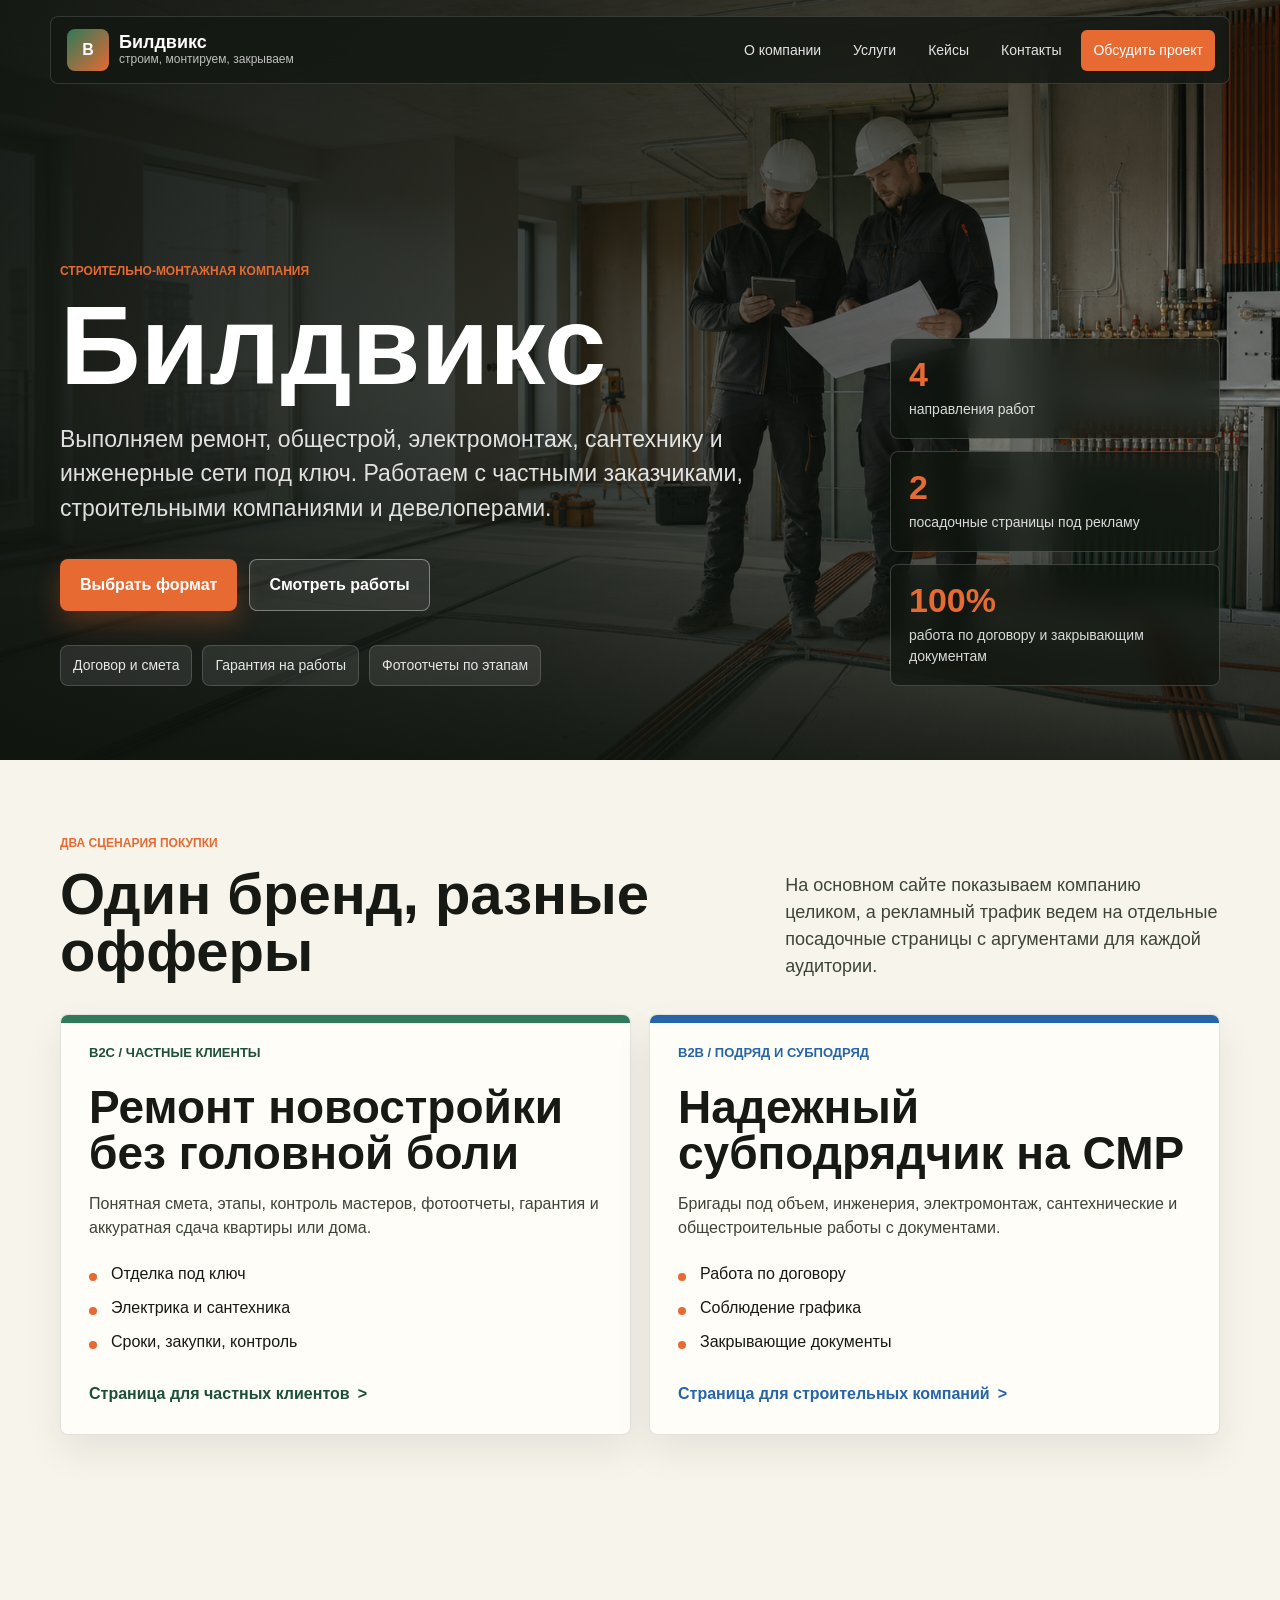
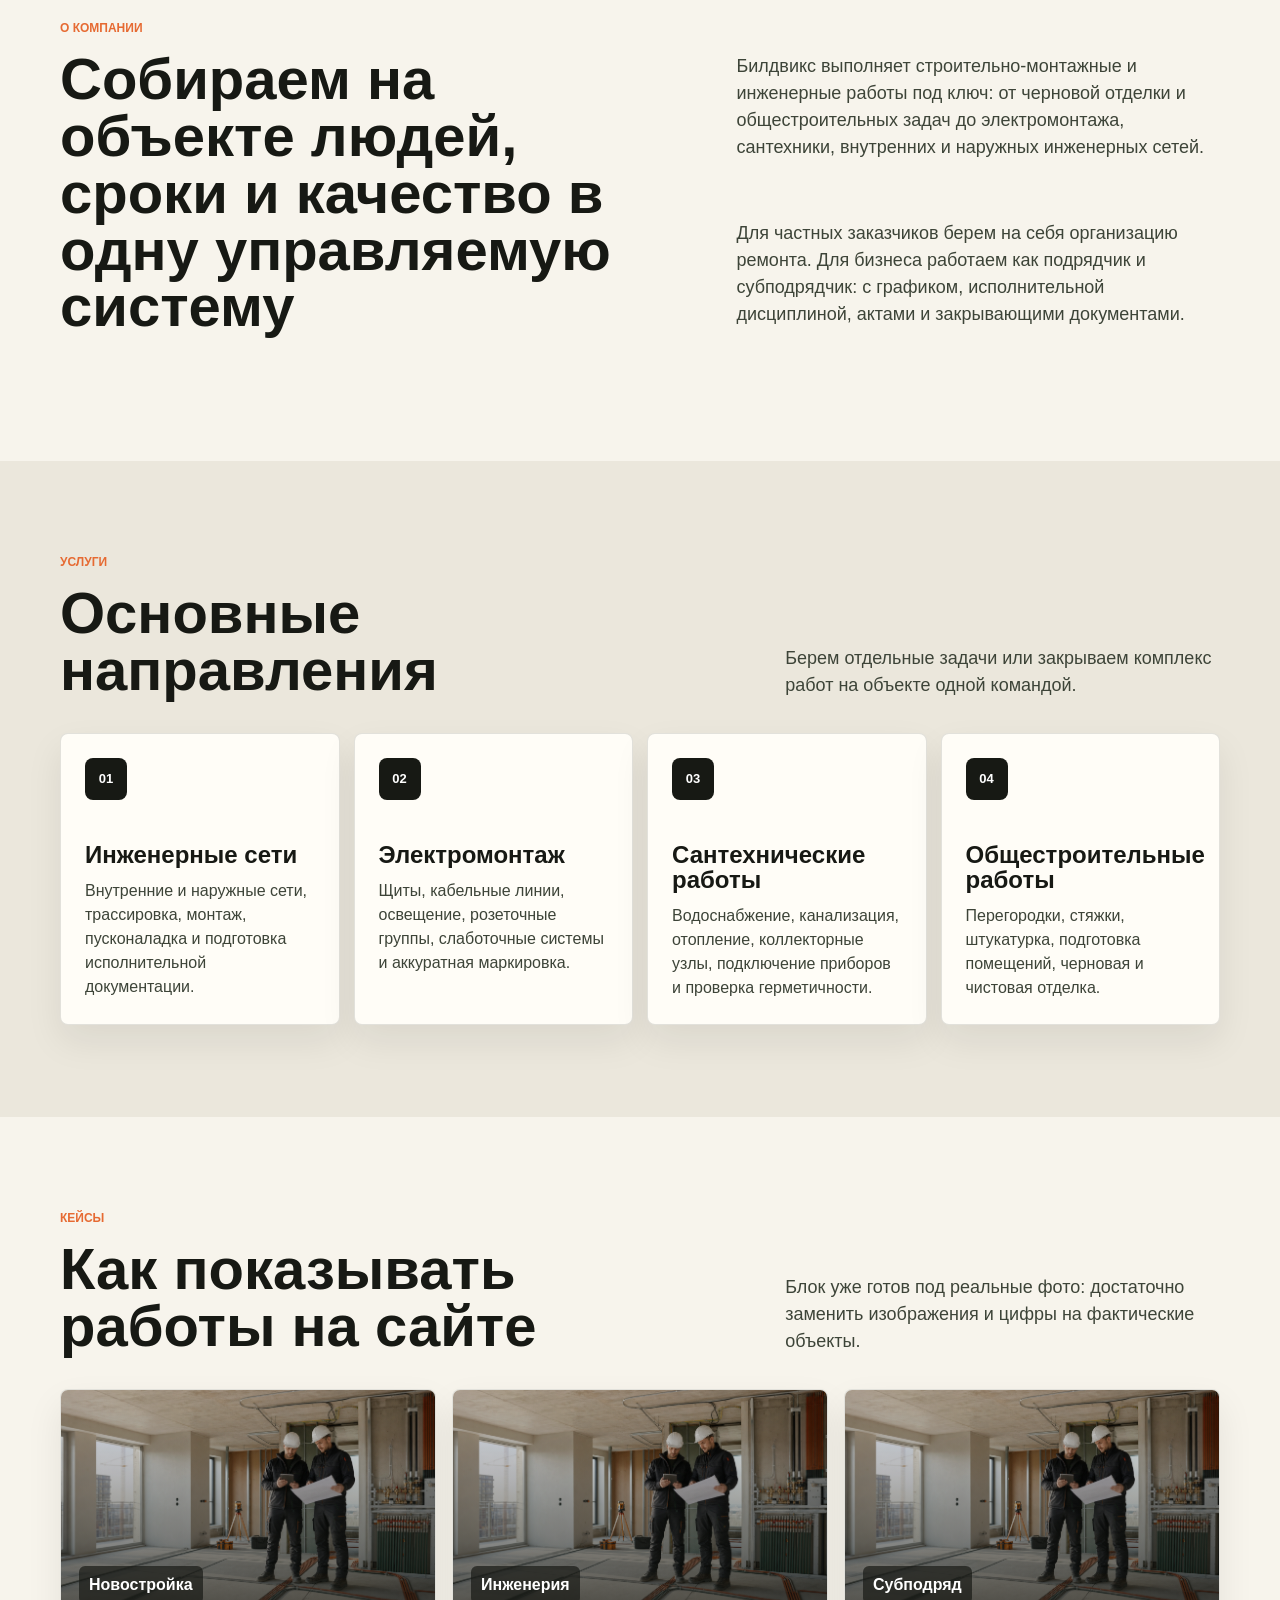
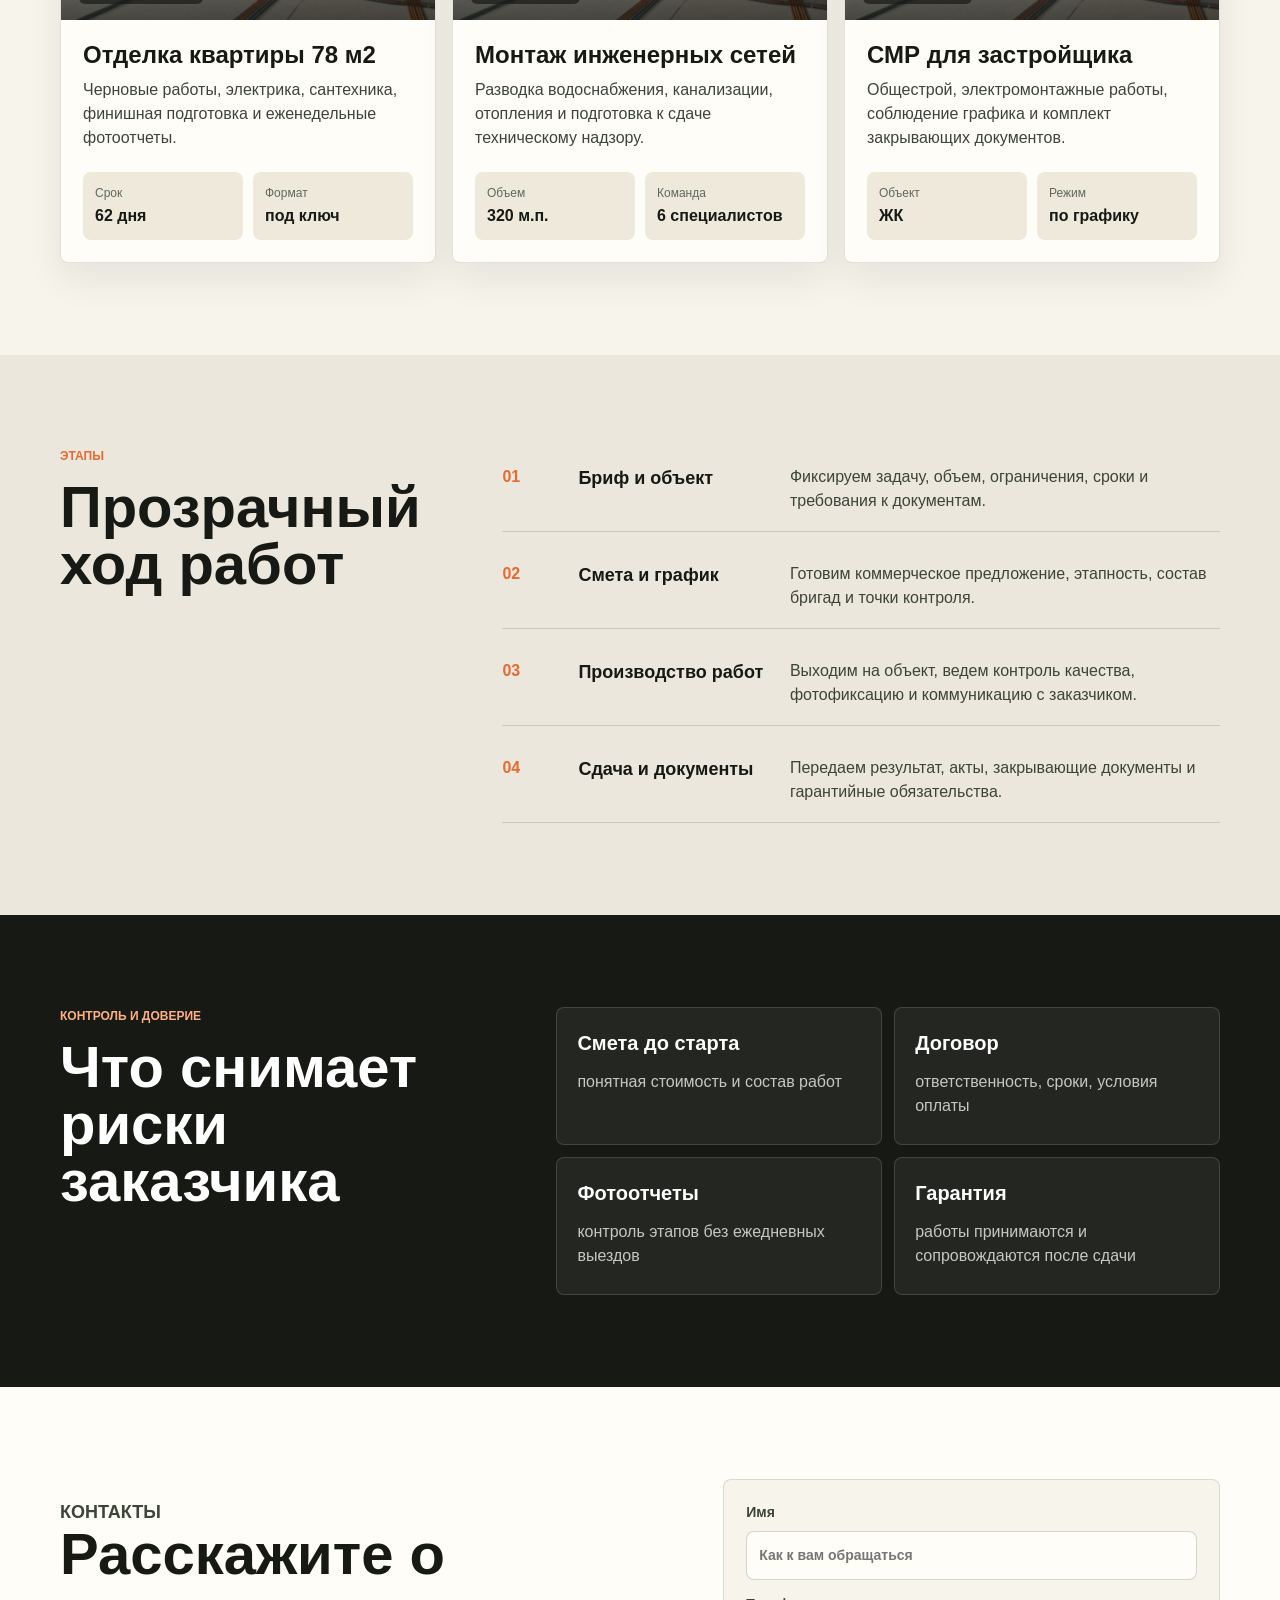
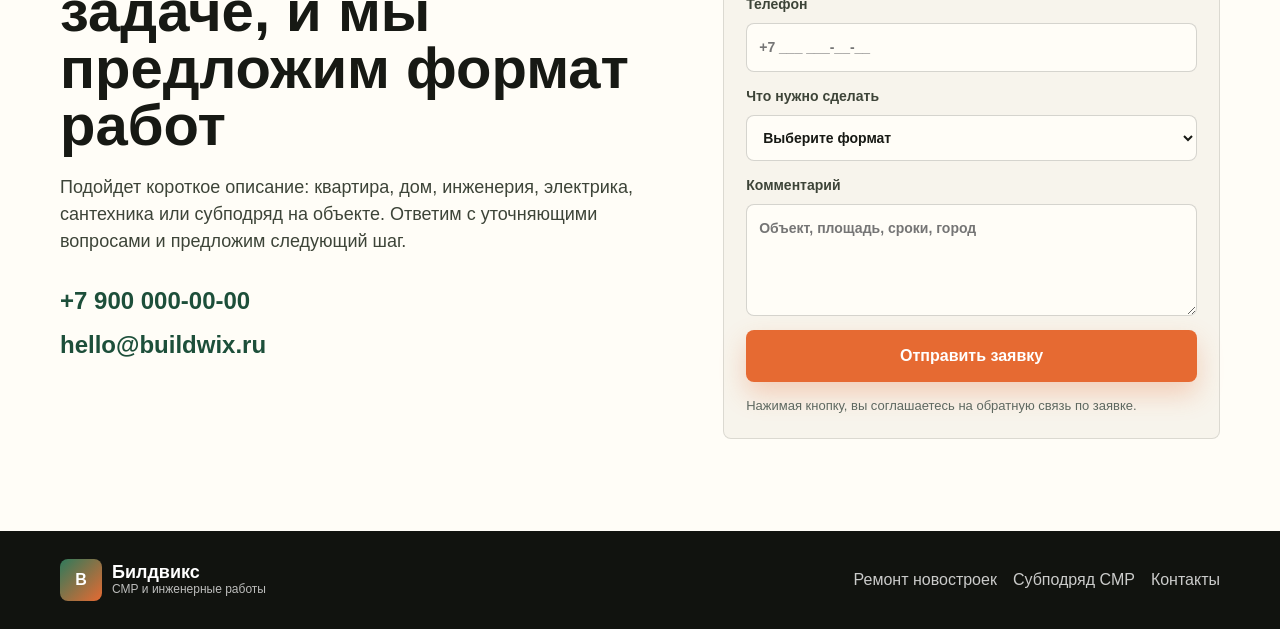
<file: index.html>
<!doctype html>
<html lang="ru">
  <head>
    <meta charset="UTF-8" />
    <meta name="viewport" content="width=device-width, initial-scale=1.0" />
    <title>Билдвикс - строительно-монтажные и инженерные работы</title>
    <meta
      name="description"
      content="Билдвикс выполняет строительно-монтажные, инженерные, электромонтажные и сантехнические работы для частных клиентов, строительных компаний и девелоперов."
    />
    <link rel="stylesheet" href="styles.css" />
  </head>
  <body>
    <header class="site-header" data-header>
      <a class="brand" href="index.html" aria-label="Билдвикс">
        <span class="brand-mark">B</span>
        <span>
          <strong>Билдвикс</strong>
          <small>строим, монтируем, закрываем</small>
        </span>
      </a>
      <button class="menu-toggle" type="button" aria-label="Открыть меню" data-menu-toggle>
        <span></span>
        <span></span>
        <span></span>
      </button>
      <nav class="site-nav" data-nav>
        <a href="#about">О компании</a>
        <a href="#services">Услуги</a>
        <a href="#cases">Кейсы</a>
        <a href="#contacts">Контакты</a>
        <a class="nav-cta" href="#contacts">Обсудить проект</a>
      </nav>
    </header>

    <main>
      <section class="hero">
        <img class="hero-media" src="assets/hero-buildwix.png" alt="Команда Билдвикс на объекте инженерных работ" />
        <div class="hero-shade"></div>
        <div class="container hero-grid">
          <div class="hero-copy">
            <p class="eyebrow">Строительно-монтажная компания</p>
            <h1>Билдвикс</h1>
            <p class="hero-lead">
              Выполняем ремонт, общестрой, электромонтаж, сантехнику и инженерные сети под ключ.
              Работаем с частными заказчиками, строительными компаниями и девелоперами.
            </p>
            <div class="hero-actions">
              <a class="button primary" href="#formats">Выбрать формат</a>
              <a class="button ghost" href="#cases">Смотреть работы</a>
            </div>
            <div class="proof-row" aria-label="Ключевые преимущества">
              <span>Договор и смета</span>
              <span>Гарантия на работы</span>
              <span>Фотоотчеты по этапам</span>
            </div>
          </div>
          <aside class="hero-panel" aria-label="Краткая сводка">
            <div>
              <strong>4</strong>
              <span>направления работ</span>
            </div>
            <div>
              <strong>2</strong>
              <span>посадочные страницы под рекламу</span>
            </div>
            <div>
              <strong>100%</strong>
              <span>работа по договору и закрывающим документам</span>
            </div>
          </aside>
        </div>
      </section>

      <section class="section compact" id="formats">
        <div class="container">
          <div class="section-head split">
            <div>
              <p class="eyebrow">Два сценария покупки</p>
              <h2>Один бренд, разные офферы</h2>
            </div>
            <p>
              На основном сайте показываем компанию целиком, а рекламный трафик ведем на отдельные посадочные
              страницы с аргументами для каждой аудитории.
            </p>
          </div>
          <div class="audience-grid">
            <a class="audience-card private" href="remont-novostroyki/index.html" aria-label="Открыть мини-страницу для частных клиентов">
              <div class="card-topline">B2C / частные клиенты</div>
              <h3>Ремонт новостройки без головной боли</h3>
              <p>
                Понятная смета, этапы, контроль мастеров, фотоотчеты, гарантия и аккуратная сдача квартиры или дома.
              </p>
              <ul class="check-list">
                <li>Отделка под ключ</li>
                <li>Электрика и сантехника</li>
                <li>Сроки, закупки, контроль</li>
              </ul>
              <span class="text-link">Страница для частных клиентов</span>
            </a>
            <a class="audience-card business" href="subpodryad-smr/index.html" aria-label="Открыть мини-страницу для строительных компаний">
              <div class="card-topline">B2B / подряд и субподряд</div>
              <h3>Надежный субподрядчик на СМР</h3>
              <p>
                Бригады под объем, инженерия, электромонтаж, сантехнические и общестроительные работы с документами.
              </p>
              <ul class="check-list">
                <li>Работа по договору</li>
                <li>Соблюдение графика</li>
                <li>Закрывающие документы</li>
              </ul>
              <span class="text-link">Страница для строительных компаний</span>
            </a>
          </div>
        </div>
      </section>

      <section class="section" id="about">
        <div class="container about-layout">
          <div class="section-head">
            <p class="eyebrow">О компании</p>
            <h2>Собираем на объекте людей, сроки и качество в одну управляемую систему</h2>
          </div>
          <div class="about-copy">
            <p>
              Билдвикс выполняет строительно-монтажные и инженерные работы под ключ: от черновой отделки и
              общестроительных задач до электромонтажа, сантехники, внутренних и наружных инженерных сетей.
            </p>
            <p>
              Для частных заказчиков берем на себя организацию ремонта. Для бизнеса работаем как подрядчик и
              субподрядчик: с графиком, исполнительной дисциплиной, актами и закрывающими документами.
            </p>
          </div>
        </div>
      </section>

      <section class="section muted" id="services">
        <div class="container">
          <div class="section-head split">
            <div>
              <p class="eyebrow">Услуги</p>
              <h2>Основные направления</h2>
            </div>
            <p>Берем отдельные задачи или закрываем комплекс работ на объекте одной командой.</p>
          </div>
          <div class="service-grid">
            <article class="service-card">
              <span class="service-number">01</span>
              <h3>Инженерные сети</h3>
              <p>Внутренние и наружные сети, трассировка, монтаж, пусконаладка и подготовка исполнительной документации.</p>
            </article>
            <article class="service-card">
              <span class="service-number">02</span>
              <h3>Электромонтаж</h3>
              <p>Щиты, кабельные линии, освещение, розеточные группы, слаботочные системы и аккуратная маркировка.</p>
            </article>
            <article class="service-card">
              <span class="service-number">03</span>
              <h3>Сантехнические работы</h3>
              <p>Водоснабжение, канализация, отопление, коллекторные узлы, подключение приборов и проверка герметичности.</p>
            </article>
            <article class="service-card">
              <span class="service-number">04</span>
              <h3>Общестроительные работы</h3>
              <p>Перегородки, стяжки, штукатурка, подготовка помещений, черновая и чистовая отделка.</p>
            </article>
          </div>
        </div>
      </section>

      <section class="section case-section" id="cases">
        <div class="container">
          <div class="section-head split">
            <div>
              <p class="eyebrow">Кейсы</p>
              <h2>Как показывать работы на сайте</h2>
            </div>
            <p>Блок уже готов под реальные фото: достаточно заменить изображения и цифры на фактические объекты.</p>
          </div>
          <div class="case-grid">
            <article class="case-card">
              <div class="case-photo photo-one">
                <span>Новостройка</span>
              </div>
              <div class="case-body">
                <h3>Отделка квартиры 78 м2</h3>
                <p>Черновые работы, электрика, сантехника, финишная подготовка и еженедельные фотоотчеты.</p>
                <dl>
                  <div><dt>Срок</dt><dd>62 дня</dd></div>
                  <div><dt>Формат</dt><dd>под ключ</dd></div>
                </dl>
              </div>
            </article>
            <article class="case-card">
              <div class="case-photo photo-two">
                <span>Инженерия</span>
              </div>
              <div class="case-body">
                <h3>Монтаж инженерных сетей</h3>
                <p>Разводка водоснабжения, канализации, отопления и подготовка к сдаче техническому надзору.</p>
                <dl>
                  <div><dt>Объем</dt><dd>320 м.п.</dd></div>
                  <div><dt>Команда</dt><dd>6 специалистов</dd></div>
                </dl>
              </div>
            </article>
            <article class="case-card">
              <div class="case-photo photo-three">
                <span>Субподряд</span>
              </div>
              <div class="case-body">
                <h3>СМР для застройщика</h3>
                <p>Общестрой, электромонтажные работы, соблюдение графика и комплект закрывающих документов.</p>
                <dl>
                  <div><dt>Объект</dt><dd>ЖК</dd></div>
                  <div><dt>Режим</dt><dd>по графику</dd></div>
                </dl>
              </div>
            </article>
          </div>
        </div>
      </section>

      <section class="section muted">
        <div class="container process-layout">
          <div class="section-head">
            <p class="eyebrow">Этапы</p>
            <h2>Прозрачный ход работ</h2>
          </div>
          <ol class="steps">
            <li>
              <span>01</span>
              <strong>Бриф и объект</strong>
              <p>Фиксируем задачу, объем, ограничения, сроки и требования к документам.</p>
            </li>
            <li>
              <span>02</span>
              <strong>Смета и график</strong>
              <p>Готовим коммерческое предложение, этапность, состав бригад и точки контроля.</p>
            </li>
            <li>
              <span>03</span>
              <strong>Производство работ</strong>
              <p>Выходим на объект, ведем контроль качества, фотофиксацию и коммуникацию с заказчиком.</p>
            </li>
            <li>
              <span>04</span>
              <strong>Сдача и документы</strong>
              <p>Передаем результат, акты, закрывающие документы и гарантийные обязательства.</p>
            </li>
          </ol>
        </div>
      </section>

      <section class="section assurance">
        <div class="container assurance-grid">
          <div>
            <p class="eyebrow">Контроль и доверие</p>
            <h2>Что снимает риски заказчика</h2>
          </div>
          <div class="assurance-list">
            <div>
              <strong>Смета до старта</strong>
              <span>понятная стоимость и состав работ</span>
            </div>
            <div>
              <strong>Договор</strong>
              <span>ответственность, сроки, условия оплаты</span>
            </div>
            <div>
              <strong>Фотоотчеты</strong>
              <span>контроль этапов без ежедневных выездов</span>
            </div>
            <div>
              <strong>Гарантия</strong>
              <span>работы принимаются и сопровождаются после сдачи</span>
            </div>
          </div>
        </div>
      </section>

      <section class="section contact-section" id="contacts">
        <div class="container contact-grid">
          <div class="contact-copy">
            <p class="eyebrow">Контакты</p>
            <h2>Расскажите о задаче, и мы предложим формат работ</h2>
            <p>
              Подойдет короткое описание: квартира, дом, инженерия, электрика, сантехника или субподряд на объекте.
              Ответим с уточняющими вопросами и предложим следующий шаг.
            </p>
            <div class="contact-lines">
              <a href="tel:+79000000000">+7 900 000-00-00</a>
              <a href="mailto:hello@buildwix.ru">hello@buildwix.ru</a>
            </div>
          </div>
          <form class="lead-form" data-lead-form>
            <label>
              Имя
              <input name="name" type="text" placeholder="Как к вам обращаться" required />
            </label>
            <label>
              Телефон
              <input name="phone" type="tel" placeholder="+7 ___ ___-__-__" required />
            </label>
            <label>
              Что нужно сделать
              <select name="type" required>
                <option value="">Выберите формат</option>
                <option>Ремонт / отделка</option>
                <option>Инженерные сети</option>
                <option>Электромонтаж</option>
                <option>Субподряд СМР</option>
              </select>
            </label>
            <label>
              Комментарий
              <textarea name="message" rows="4" placeholder="Объект, площадь, сроки, город"></textarea>
            </label>
            <button class="button primary full" type="submit">Отправить заявку</button>
            <p class="form-note" data-form-note>Нажимая кнопку, вы соглашаетесь на обратную связь по заявке.</p>
          </form>
        </div>
      </section>
    </main>

    <footer class="site-footer">
      <div class="container footer-grid">
        <a class="brand footer-brand" href="index.html" aria-label="Билдвикс">
          <span class="brand-mark">B</span>
          <span>
            <strong>Билдвикс</strong>
            <small>СМР и инженерные работы</small>
          </span>
        </a>
        <div class="footer-links">
          <a href="remont-novostroyki/index.html">Ремонт новостроек</a>
          <a href="subpodryad-smr/index.html">Субподряд СМР</a>
          <a href="#contacts">Контакты</a>
        </div>
      </div>
    </footer>

    <script src="script.js"></script>
  </body>
</html>
</file>
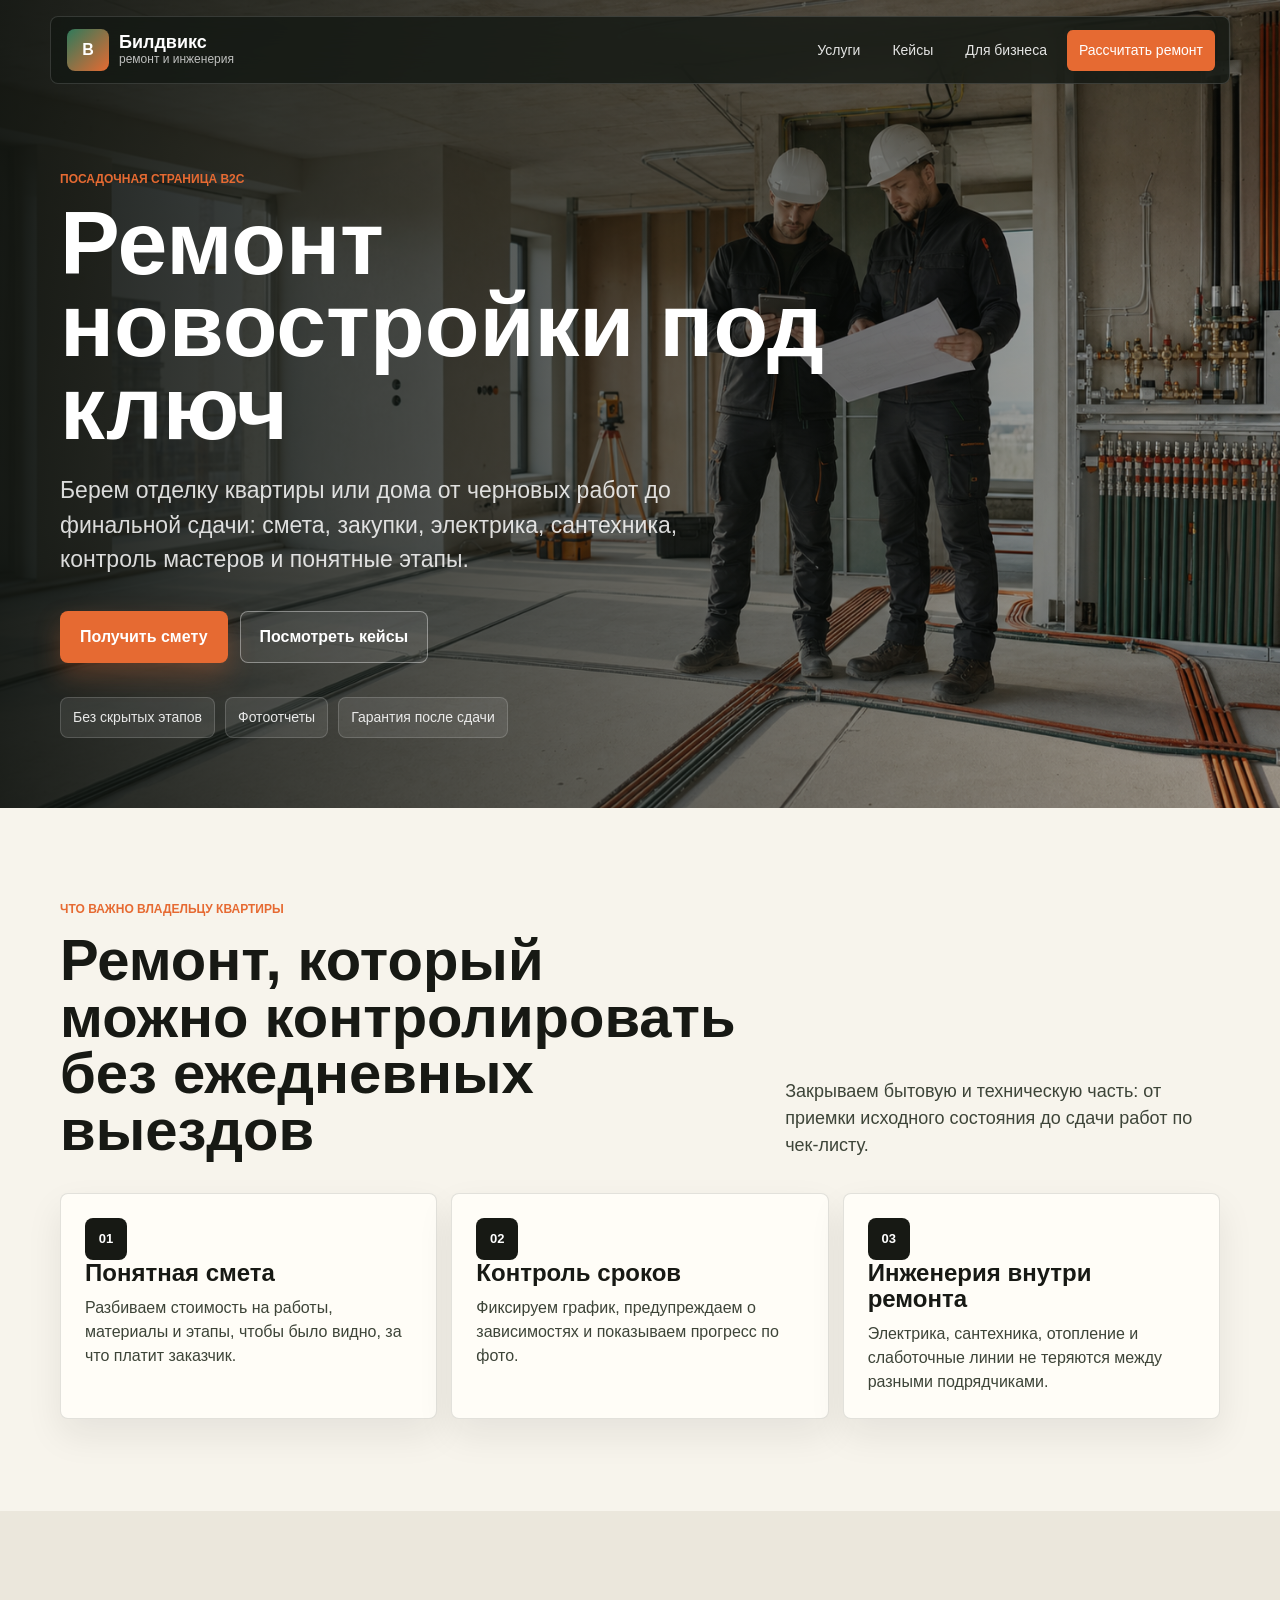
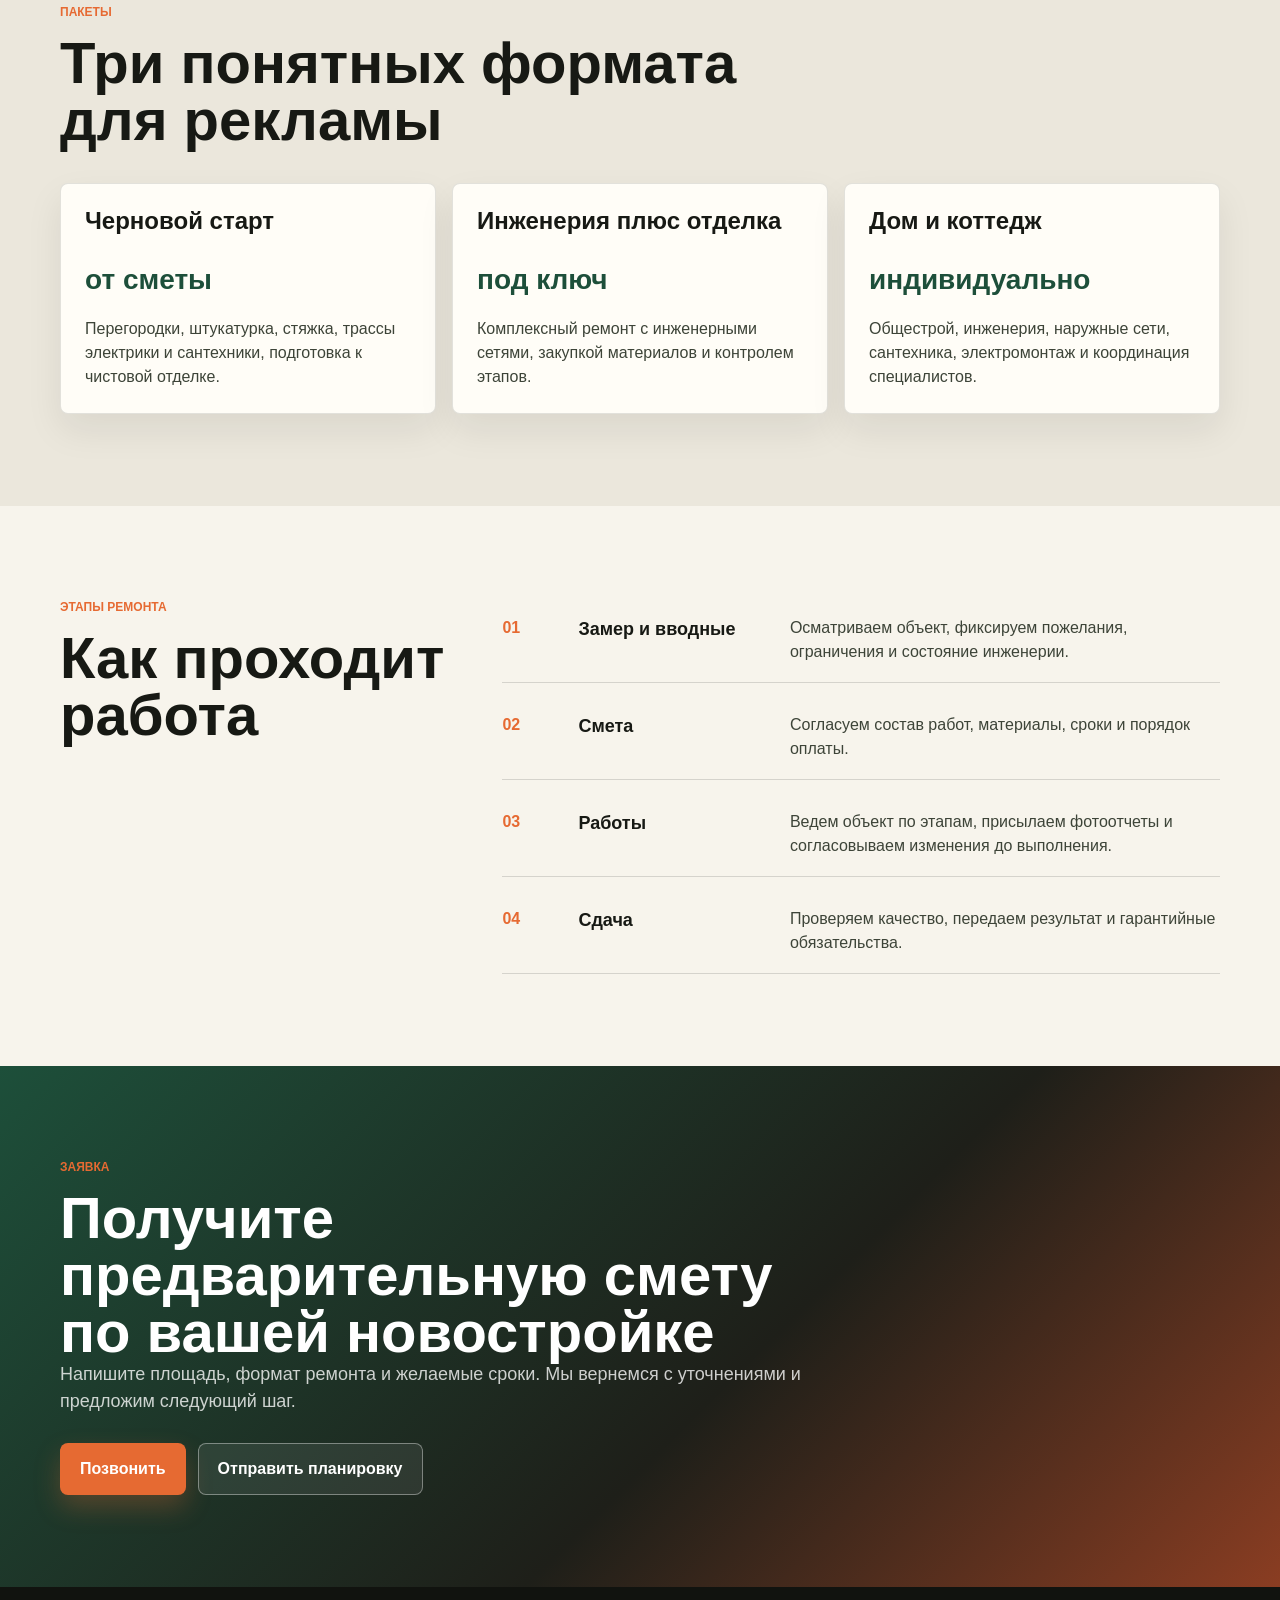
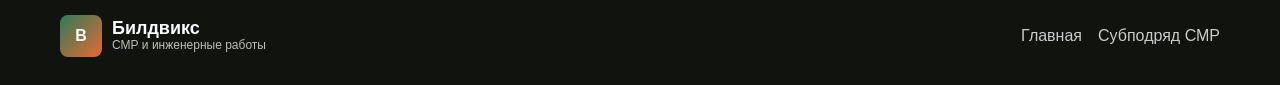
<file: remont-novostroyki/index.html>
<!doctype html>
<html lang="ru">
  <head>
    <meta charset="UTF-8" />
    <meta name="viewport" content="width=device-width, initial-scale=1.0" />
    <title>Ремонт новостройки под ключ - Билдвикс</title>
    <meta
      name="description"
      content="Ремонт и отделка новостроек под ключ: смета, сроки, электрика, сантехника, инженерия, контроль работ и гарантия."
    />
    <link rel="stylesheet" href="../styles.css" />
  </head>
  <body class="sub-page">
    <header class="site-header" data-header>
      <a class="brand" href="../index.html" aria-label="Билдвикс">
        <span class="brand-mark">B</span>
        <span>
          <strong>Билдвикс</strong>
          <small>ремонт и инженерия</small>
        </span>
      </a>
      <button class="menu-toggle" type="button" aria-label="Открыть меню" data-menu-toggle>
        <span></span>
        <span></span>
        <span></span>
      </button>
      <nav class="site-nav" data-nav>
        <a href="../index.html#services">Услуги</a>
        <a href="../index.html#cases">Кейсы</a>
        <a href="../subpodryad-smr/index.html">Для бизнеса</a>
        <a class="nav-cta" href="#contacts">Рассчитать ремонт</a>
      </nav>
    </header>

    <main>
      <section class="page-hero">
        <div class="container">
          <p class="eyebrow">Посадочная страница B2C</p>
          <h1>Ремонт новостройки под ключ</h1>
          <p class="hero-lead">
            Берем отделку квартиры или дома от черновых работ до финальной сдачи: смета, закупки, электрика,
            сантехника, контроль мастеров и понятные этапы.
          </p>
          <div class="hero-actions">
            <a class="button primary" href="#contacts">Получить смету</a>
            <a class="button ghost" href="../index.html#cases">Посмотреть кейсы</a>
          </div>
          <div class="proof-row">
            <span>Без скрытых этапов</span>
            <span>Фотоотчеты</span>
            <span>Гарантия после сдачи</span>
          </div>
        </div>
      </section>

      <section class="section">
        <div class="container">
          <div class="section-head split">
            <div>
              <p class="eyebrow">Что важно владельцу квартиры</p>
              <h2>Ремонт, который можно контролировать без ежедневных выездов</h2>
            </div>
            <p>
              Закрываем бытовую и техническую часть: от приемки исходного состояния до сдачи работ по чек-листу.
            </p>
          </div>
          <div class="landing-grid">
            <article class="landing-card">
              <span class="service-number">01</span>
              <h3>Понятная смета</h3>
              <p>Разбиваем стоимость на работы, материалы и этапы, чтобы было видно, за что платит заказчик.</p>
            </article>
            <article class="landing-card">
              <span class="service-number">02</span>
              <h3>Контроль сроков</h3>
              <p>Фиксируем график, предупреждаем о зависимостях и показываем прогресс по фото.</p>
            </article>
            <article class="landing-card">
              <span class="service-number">03</span>
              <h3>Инженерия внутри ремонта</h3>
              <p>Электрика, сантехника, отопление и слаботочные линии не теряются между разными подрядчиками.</p>
            </article>
          </div>
        </div>
      </section>

      <section class="section muted">
        <div class="container">
          <div class="section-head">
            <p class="eyebrow">Пакеты</p>
            <h2>Три понятных формата для рекламы</h2>
          </div>
          <div class="price-grid">
            <article class="price-card">
              <h3>Черновой старт</h3>
              <strong>от сметы</strong>
              <p>Перегородки, штукатурка, стяжка, трассы электрики и сантехники, подготовка к чистовой отделке.</p>
            </article>
            <article class="price-card">
              <h3>Инженерия плюс отделка</h3>
              <strong>под ключ</strong>
              <p>Комплексный ремонт с инженерными сетями, закупкой материалов и контролем этапов.</p>
            </article>
            <article class="price-card">
              <h3>Дом и коттедж</h3>
              <strong>индивидуально</strong>
              <p>Общестрой, инженерия, наружные сети, сантехника, электромонтаж и координация специалистов.</p>
            </article>
          </div>
        </div>
      </section>

      <section class="section">
        <div class="container process-layout">
          <div class="section-head">
            <p class="eyebrow">Этапы ремонта</p>
            <h2>Как проходит работа</h2>
          </div>
          <ol class="steps">
            <li><span>01</span><strong>Замер и вводные</strong><p>Осматриваем объект, фиксируем пожелания, ограничения и состояние инженерии.</p></li>
            <li><span>02</span><strong>Смета</strong><p>Согласуем состав работ, материалы, сроки и порядок оплаты.</p></li>
            <li><span>03</span><strong>Работы</strong><p>Ведем объект по этапам, присылаем фотоотчеты и согласовываем изменения до выполнения.</p></li>
            <li><span>04</span><strong>Сдача</strong><p>Проверяем качество, передаем результат и гарантийные обязательства.</p></li>
          </ol>
        </div>
      </section>

      <section class="section cta-band" id="contacts">
        <div class="container">
          <div class="section-head">
            <p class="eyebrow">Заявка</p>
            <h2>Получите предварительную смету по вашей новостройке</h2>
            <p>Напишите площадь, формат ремонта и желаемые сроки. Мы вернемся с уточнениями и предложим следующий шаг.</p>
          </div>
          <div class="cta-actions">
            <a class="button primary" href="tel:+79000000000">Позвонить</a>
            <a class="button ghost" href="mailto:hello@buildwix.ru">Отправить планировку</a>
          </div>
        </div>
      </section>
    </main>

    <footer class="site-footer">
      <div class="container footer-grid">
        <a class="brand footer-brand" href="../index.html" aria-label="Билдвикс">
          <span class="brand-mark">B</span>
          <span>
            <strong>Билдвикс</strong>
            <small>СМР и инженерные работы</small>
          </span>
        </a>
        <div class="footer-links">
          <a href="../index.html">Главная</a>
          <a href="../subpodryad-smr/index.html">Субподряд СМР</a>
        </div>
      </div>
    </footer>
    <script src="../script.js"></script>
  </body>
</html>
</file>
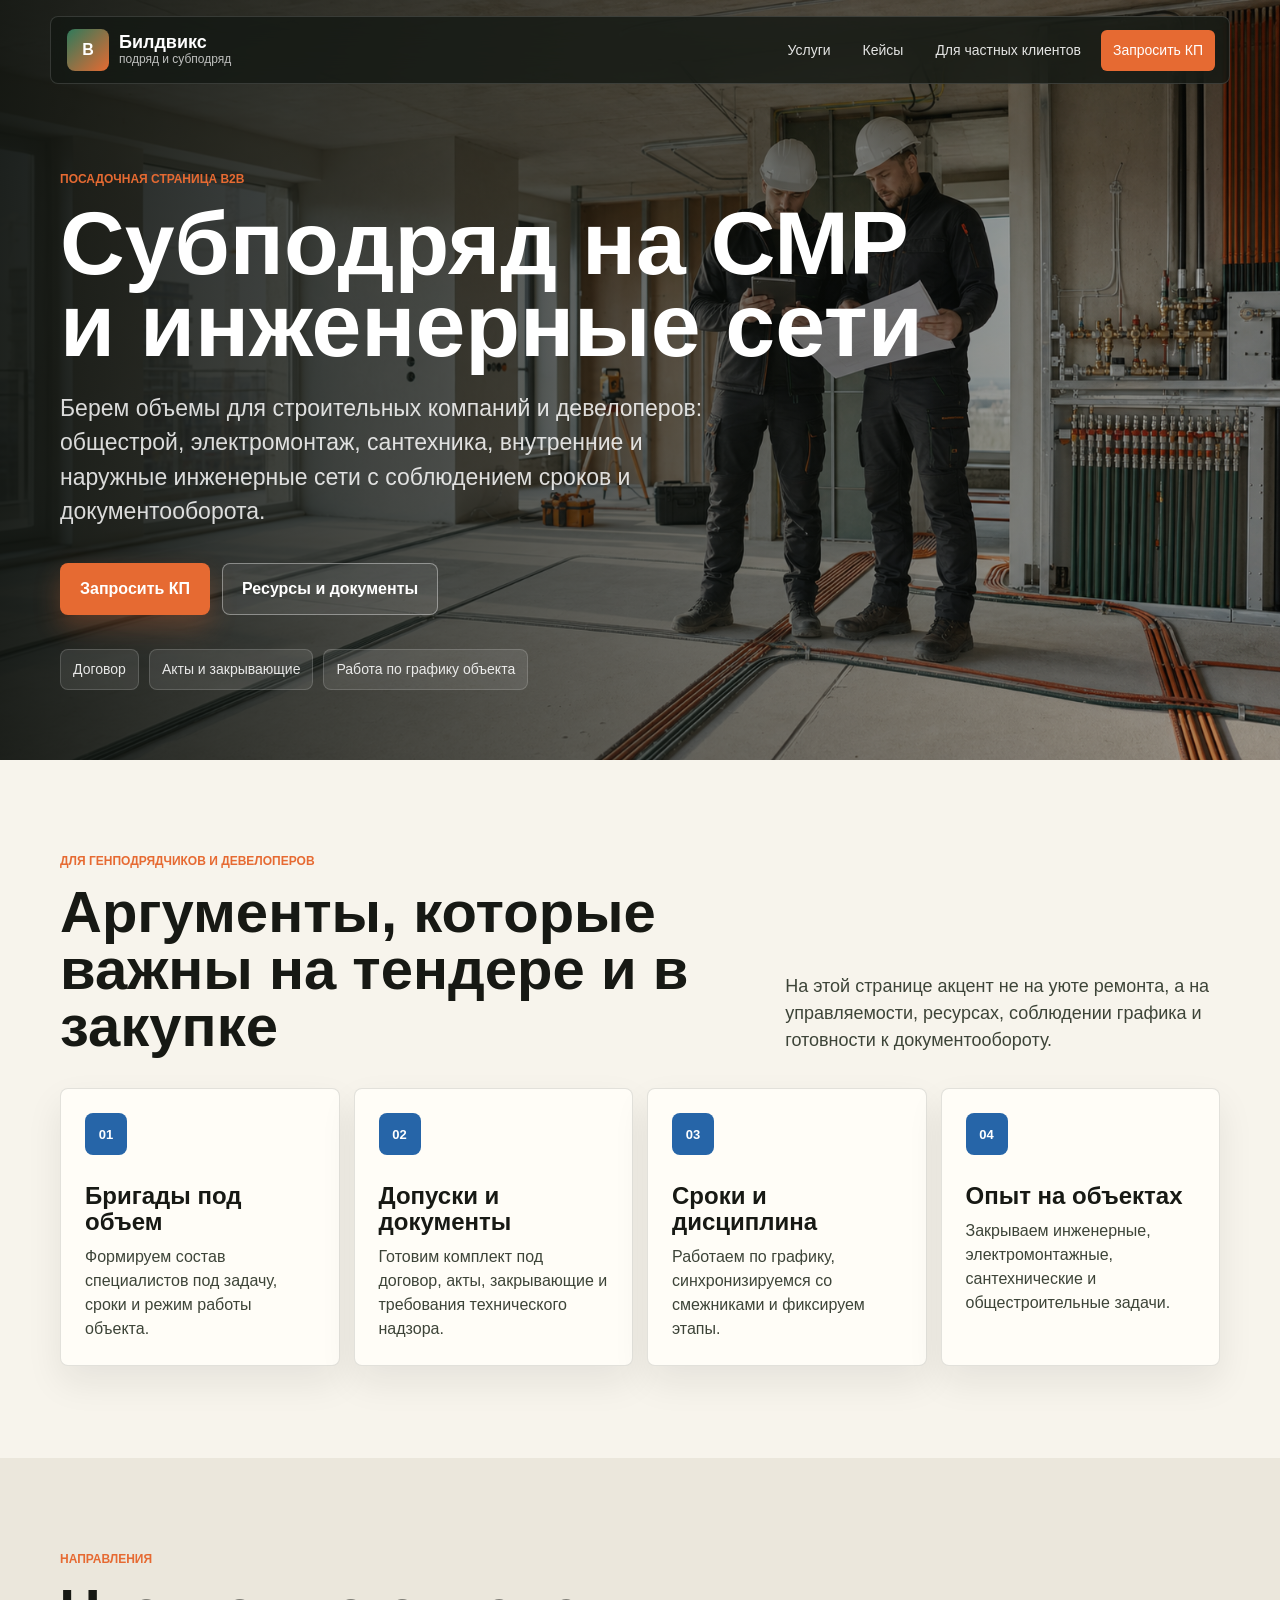
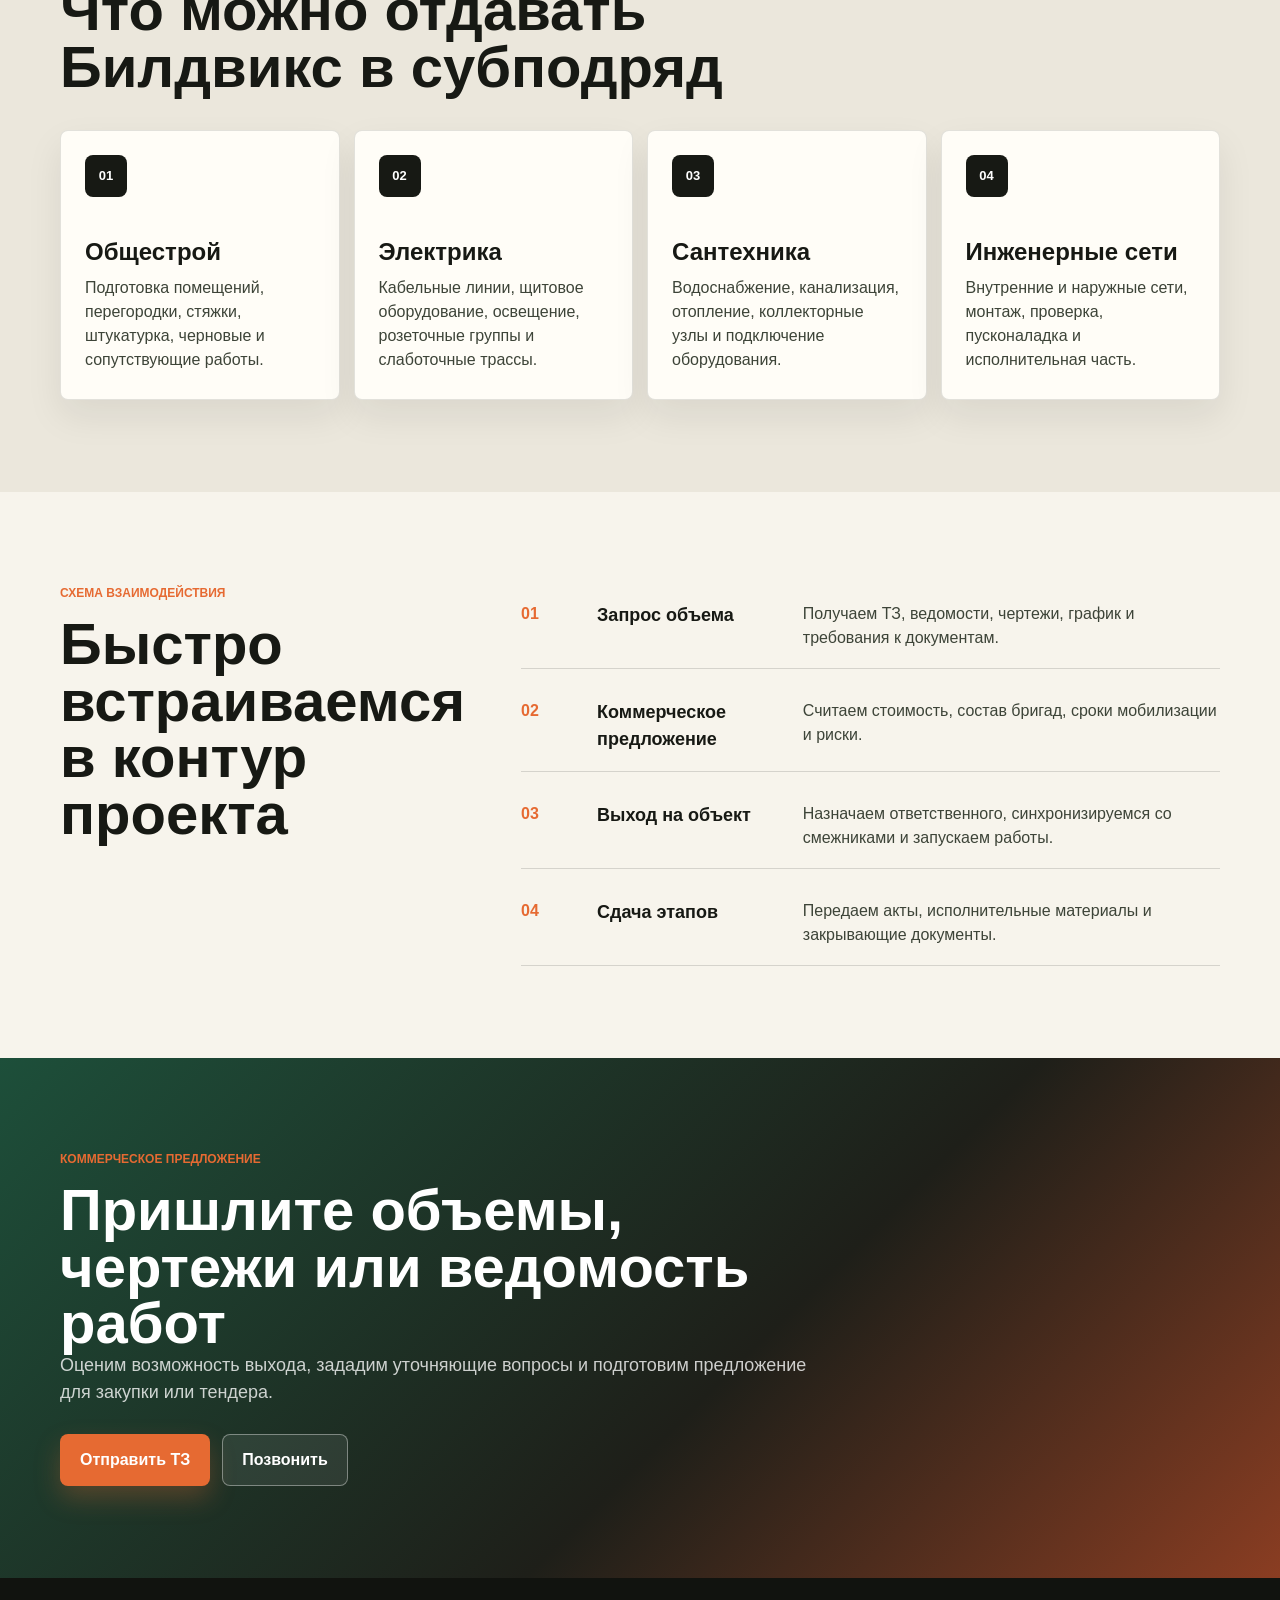
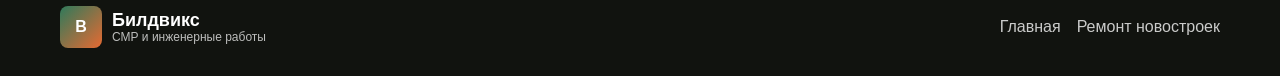
<file: subpodryad-smr/index.html>
<!doctype html>
<html lang="ru">
  <head>
    <meta charset="UTF-8" />
    <meta name="viewport" content="width=device-width, initial-scale=1.0" />
    <title>Субподряд на СМР и инженерные сети - Билдвикс</title>
    <meta
      name="description"
      content="Билдвикс работает как подрядчик и субподрядчик на строительно-монтажные, инженерные, электромонтажные и сантехнические работы."
    />
    <link rel="stylesheet" href="../styles.css" />
  </head>
  <body class="sub-page">
    <header class="site-header" data-header>
      <a class="brand" href="../index.html" aria-label="Билдвикс">
        <span class="brand-mark">B</span>
        <span>
          <strong>Билдвикс</strong>
          <small>подряд и субподряд</small>
        </span>
      </a>
      <button class="menu-toggle" type="button" aria-label="Открыть меню" data-menu-toggle>
        <span></span>
        <span></span>
        <span></span>
      </button>
      <nav class="site-nav" data-nav>
        <a href="../index.html#services">Услуги</a>
        <a href="../index.html#cases">Кейсы</a>
        <a href="../remont-novostroyki/index.html">Для частных клиентов</a>
        <a class="nav-cta" href="#contacts">Запросить КП</a>
      </nav>
    </header>

    <main>
      <section class="page-hero">
        <div class="container">
          <p class="eyebrow">Посадочная страница B2B</p>
          <h1>Субподряд на СМР и инженерные сети</h1>
          <p class="hero-lead">
            Берем объемы для строительных компаний и девелоперов: общестрой, электромонтаж, сантехника,
            внутренние и наружные инженерные сети с соблюдением сроков и документооборота.
          </p>
          <div class="hero-actions">
            <a class="button primary" href="#contacts">Запросить КП</a>
            <a class="button ghost" href="#resources">Ресурсы и документы</a>
          </div>
          <div class="proof-row">
            <span>Договор</span>
            <span>Акты и закрывающие</span>
            <span>Работа по графику объекта</span>
          </div>
        </div>
      </section>

      <section class="section" id="resources">
        <div class="container">
          <div class="section-head split">
            <div>
              <p class="eyebrow">Для генподрядчиков и девелоперов</p>
              <h2>Аргументы, которые важны на тендере и в закупке</h2>
            </div>
            <p>
              На этой странице акцент не на уюте ремонта, а на управляемости, ресурсах, соблюдении графика и
              готовности к документообороту.
            </p>
          </div>
          <div class="doc-grid">
            <article class="doc-card">
              <span class="service-number">01</span>
              <h3>Бригады под объем</h3>
              <p>Формируем состав специалистов под задачу, сроки и режим работы объекта.</p>
            </article>
            <article class="doc-card">
              <span class="service-number">02</span>
              <h3>Допуски и документы</h3>
              <p>Готовим комплект под договор, акты, закрывающие и требования технического надзора.</p>
            </article>
            <article class="doc-card">
              <span class="service-number">03</span>
              <h3>Сроки и дисциплина</h3>
              <p>Работаем по графику, синхронизируемся со смежниками и фиксируем этапы.</p>
            </article>
            <article class="doc-card">
              <span class="service-number">04</span>
              <h3>Опыт на объектах</h3>
              <p>Закрываем инженерные, электромонтажные, сантехнические и общестроительные задачи.</p>
            </article>
          </div>
        </div>
      </section>

      <section class="section muted">
        <div class="container">
          <div class="section-head">
            <p class="eyebrow">Направления</p>
            <h2>Что можно отдавать Билдвикс в субподряд</h2>
          </div>
          <div class="service-grid">
            <article class="service-card">
              <span class="service-number">01</span>
              <h3>Общестрой</h3>
              <p>Подготовка помещений, перегородки, стяжки, штукатурка, черновые и сопутствующие работы.</p>
            </article>
            <article class="service-card">
              <span class="service-number">02</span>
              <h3>Электрика</h3>
              <p>Кабельные линии, щитовое оборудование, освещение, розеточные группы и слаботочные трассы.</p>
            </article>
            <article class="service-card">
              <span class="service-number">03</span>
              <h3>Сантехника</h3>
              <p>Водоснабжение, канализация, отопление, коллекторные узлы и подключение оборудования.</p>
            </article>
            <article class="service-card">
              <span class="service-number">04</span>
              <h3>Инженерные сети</h3>
              <p>Внутренние и наружные сети, монтаж, проверка, пусконаладка и исполнительная часть.</p>
            </article>
          </div>
        </div>
      </section>

      <section class="section">
        <div class="container process-layout">
          <div class="section-head">
            <p class="eyebrow">Схема взаимодействия</p>
            <h2>Быстро встраиваемся в контур проекта</h2>
          </div>
          <ol class="steps">
            <li><span>01</span><strong>Запрос объема</strong><p>Получаем ТЗ, ведомости, чертежи, график и требования к документам.</p></li>
            <li><span>02</span><strong>Коммерческое предложение</strong><p>Считаем стоимость, состав бригад, сроки мобилизации и риски.</p></li>
            <li><span>03</span><strong>Выход на объект</strong><p>Назначаем ответственного, синхронизируемся со смежниками и запускаем работы.</p></li>
            <li><span>04</span><strong>Сдача этапов</strong><p>Передаем акты, исполнительные материалы и закрывающие документы.</p></li>
          </ol>
        </div>
      </section>

      <section class="section cta-band" id="contacts">
        <div class="container">
          <div class="section-head">
            <p class="eyebrow">Коммерческое предложение</p>
            <h2>Пришлите объемы, чертежи или ведомость работ</h2>
            <p>Оценим возможность выхода, зададим уточняющие вопросы и подготовим предложение для закупки или тендера.</p>
          </div>
          <div class="cta-actions">
            <a class="button primary" href="mailto:hello@buildwix.ru">Отправить ТЗ</a>
            <a class="button ghost" href="tel:+79000000000">Позвонить</a>
          </div>
        </div>
      </section>
    </main>

    <footer class="site-footer">
      <div class="container footer-grid">
        <a class="brand footer-brand" href="../index.html" aria-label="Билдвикс">
          <span class="brand-mark">B</span>
          <span>
            <strong>Билдвикс</strong>
            <small>СМР и инженерные работы</small>
          </span>
        </a>
        <div class="footer-links">
          <a href="../index.html">Главная</a>
          <a href="../remont-novostroyki/index.html">Ремонт новостроек</a>
        </div>
      </div>
    </footer>
    <script src="../script.js"></script>
  </body>
</html>
</file>
<file: styles.css>
:root {
  --ink: #171914;
  --ink-soft: #3d4438;
  --paper: #f7f4ec;
  --paper-strong: #fffdf7;
  --line: rgba(23, 25, 20, 0.12);
  --green: #2f7a5b;
  --green-dark: #1d4f3a;
  --orange: #e66a32;
  --blue: #2665a8;
  --steel: #5e6860;
  --white: #ffffff;
  --shadow: 0 20px 50px rgba(18, 23, 18, 0.14);
}

* {
  box-sizing: border-box;
}

html {
  scroll-behavior: smooth;
}

body {
  margin: 0;
  color: var(--ink);
  background: var(--paper);
  font-family: Arial, Helvetica, sans-serif;
  line-height: 1.5;
}

img {
  display: block;
  max-width: 100%;
}

a {
  color: inherit;
  text-decoration: none;
}

button,
input,
select,
textarea {
  font: inherit;
}

.container {
  width: min(1160px, calc(100% - 40px));
  margin: 0 auto;
}

.site-header {
  position: fixed;
  z-index: 20;
  top: 16px;
  left: 50%;
  width: min(1180px, calc(100% - 32px));
  min-height: 68px;
  transform: translateX(-50%);
  display: flex;
  align-items: center;
  justify-content: space-between;
  gap: 18px;
  padding: 12px 14px 12px 16px;
  color: var(--white);
  background: rgba(18, 24, 18, 0.78);
  border: 1px solid rgba(255, 255, 255, 0.14);
  border-radius: 8px;
  backdrop-filter: blur(18px);
  transition: background 0.2s ease, color 0.2s ease, box-shadow 0.2s ease;
}

.site-header.is-scrolled {
  color: var(--ink);
  background: rgba(255, 253, 247, 0.95);
  box-shadow: 0 14px 35px rgba(23, 25, 20, 0.12);
}

.brand {
  display: inline-flex;
  align-items: center;
  gap: 10px;
  min-width: 0;
}

.brand-mark {
  display: grid;
  place-items: center;
  width: 42px;
  height: 42px;
  flex: 0 0 auto;
  color: var(--white);
  background: linear-gradient(135deg, var(--green), var(--orange));
  border-radius: 8px;
  font-weight: 800;
}

.brand strong,
.brand small {
  display: block;
}

.brand strong {
  font-size: 18px;
  line-height: 1.05;
}

.brand small {
  max-width: 230px;
  color: currentColor;
  opacity: 0.72;
  font-size: 12px;
  line-height: 1.2;
}

.site-nav {
  display: flex;
  align-items: center;
  gap: 8px;
}

.site-nav a {
  padding: 10px 12px;
  border-radius: 6px;
  font-size: 14px;
  color: currentColor;
  opacity: 0.88;
}

.site-nav a:hover {
  background: rgba(255, 255, 255, 0.12);
  opacity: 1;
}

.site-header.is-scrolled .site-nav a:hover {
  background: rgba(47, 122, 91, 0.08);
}

.site-nav .nav-cta {
  color: var(--white);
  background: var(--orange);
  opacity: 1;
}

.menu-toggle {
  display: none;
  width: 44px;
  height: 44px;
  border: 0;
  border-radius: 8px;
  background: rgba(255, 255, 255, 0.12);
  color: currentColor;
  cursor: pointer;
}

.menu-toggle span {
  display: block;
  width: 20px;
  height: 2px;
  margin: 5px auto;
  background: currentColor;
}

.hero {
  position: relative;
  min-height: 760px;
  display: flex;
  align-items: end;
  overflow: hidden;
  color: var(--white);
  background: #121812;
}

.hero-media {
  position: absolute;
  inset: 0;
  width: 100%;
  height: 100%;
  object-fit: cover;
}

.hero-shade {
  position: absolute;
  inset: 0;
  background:
    linear-gradient(90deg, rgba(13, 18, 13, 0.92) 0%, rgba(13, 18, 13, 0.72) 43%, rgba(13, 18, 13, 0.18) 100%),
    linear-gradient(180deg, rgba(13, 18, 13, 0.36) 0%, rgba(13, 18, 13, 0.12) 52%, rgba(13, 18, 13, 0.85) 100%);
}

.hero-grid {
  position: relative;
  display: grid;
  grid-template-columns: minmax(0, 1fr) 330px;
  gap: 36px;
  align-items: end;
  padding: 180px 0 74px;
}

.hero-copy {
  max-width: 710px;
}

.eyebrow {
  margin: 0 0 14px;
  color: var(--orange);
  font-size: 12px;
  font-weight: 800;
  letter-spacing: 0;
  text-transform: uppercase;
}

.hero h1,
.page-hero h1 {
  margin: 0;
  font-size: clamp(56px, 9vw, 112px);
  line-height: 0.92;
  letter-spacing: 0;
}

.hero-lead,
.page-hero .hero-lead {
  max-width: 690px;
  margin: 24px 0 0;
  color: rgba(255, 255, 255, 0.86);
  font-size: clamp(18px, 2vw, 23px);
}

.hero-actions {
  display: flex;
  flex-wrap: wrap;
  gap: 12px;
  margin-top: 34px;
}

.button {
  display: inline-flex;
  align-items: center;
  justify-content: center;
  min-height: 48px;
  padding: 13px 19px;
  border: 1px solid transparent;
  border-radius: 8px;
  font-weight: 800;
  cursor: pointer;
  transition: transform 0.2s ease, box-shadow 0.2s ease, background 0.2s ease;
}

.button:hover {
  transform: translateY(-2px);
}

.button.primary {
  color: var(--white);
  background: var(--orange);
  box-shadow: 0 12px 26px rgba(230, 106, 50, 0.28);
}

.button.secondary {
  color: var(--white);
  background: var(--green);
}

.button.ghost {
  color: var(--white);
  border-color: rgba(255, 255, 255, 0.38);
  background: rgba(255, 255, 255, 0.08);
}

.button.full {
  width: 100%;
}

.proof-row {
  display: flex;
  flex-wrap: wrap;
  gap: 10px;
  margin-top: 34px;
}

.proof-row span {
  padding: 9px 12px;
  border: 1px solid rgba(255, 255, 255, 0.16);
  border-radius: 8px;
  background: rgba(255, 255, 255, 0.09);
  color: rgba(255, 255, 255, 0.88);
  font-size: 14px;
}

.hero-panel {
  display: grid;
  gap: 12px;
}

.hero-panel div {
  padding: 18px;
  border: 1px solid rgba(255, 255, 255, 0.18);
  border-radius: 8px;
  background: rgba(14, 20, 14, 0.62);
  backdrop-filter: blur(12px);
}

.hero-panel strong {
  display: block;
  color: var(--orange);
  font-size: 34px;
  line-height: 1;
}

.hero-panel span {
  display: block;
  margin-top: 8px;
  color: rgba(255, 255, 255, 0.84);
  font-size: 14px;
}

.section {
  padding: 92px 0;
}

.section.compact {
  padding-top: 74px;
}

.muted {
  background: #ebe7dc;
}

.section-head {
  max-width: 760px;
  margin-bottom: 34px;
}

.section-head.split {
  display: grid;
  grid-template-columns: minmax(0, 1.1fr) minmax(260px, 0.7fr);
  gap: 42px;
  max-width: none;
  align-items: end;
}

.section-head h2,
.contact-copy h2,
.assurance h2 {
  margin: 0;
  font-size: clamp(34px, 4.6vw, 58px);
  line-height: 0.98;
  letter-spacing: 0;
}

.section-head p:not(.eyebrow),
.about-copy p,
.contact-copy p {
  margin: 0;
  color: var(--ink-soft);
  font-size: 18px;
}

.audience-grid {
  display: grid;
  grid-template-columns: repeat(2, minmax(0, 1fr));
  gap: 18px;
}

.audience-card,
.service-card,
.case-card,
.landing-card,
.price-card,
.doc-card {
  border: 1px solid var(--line);
  border-radius: 8px;
  background: var(--paper-strong);
  box-shadow: 0 16px 36px rgba(23, 25, 20, 0.08);
}

.audience-card {
  display: block;
  position: relative;
  overflow: hidden;
  min-height: 420px;
  padding: 28px;
  color: inherit;
  transition: transform 0.2s ease, box-shadow 0.2s ease, border-color 0.2s ease;
}

.audience-card:hover,
.audience-card:focus-visible {
  border-color: rgba(47, 122, 91, 0.35);
  box-shadow: 0 22px 46px rgba(23, 25, 20, 0.12);
  transform: translateY(-4px);
  outline: none;
}

.audience-card.business:hover,
.audience-card.business:focus-visible {
  border-color: rgba(38, 101, 168, 0.35);
}

.audience-card::before {
  content: "";
  position: absolute;
  inset: 0 0 auto;
  height: 8px;
  background: var(--green);
}

.audience-card.business::before {
  background: var(--blue);
}

.audience-card h3 {
  max-width: 560px;
  margin: 22px 0 16px;
  font-size: clamp(30px, 4vw, 46px);
  line-height: 1;
}

.audience-card p,
.service-card p,
.case-body p,
.landing-card p,
.price-card p,
.doc-card p {
  margin: 0;
  color: var(--ink-soft);
}

.card-topline {
  color: var(--green-dark);
  font-size: 13px;
  font-weight: 800;
  text-transform: uppercase;
}

.business .card-topline {
  color: var(--blue);
}

.check-list {
  display: grid;
  gap: 10px;
  margin: 22px 0 28px;
  padding: 0;
  list-style: none;
}

.check-list li {
  position: relative;
  padding-left: 22px;
}

.check-list li::before {
  content: "";
  position: absolute;
  left: 0;
  top: 0.68em;
  width: 8px;
  height: 8px;
  border-radius: 50%;
  background: var(--orange);
}

.text-link {
  display: inline-flex;
  align-items: center;
  gap: 8px;
  color: var(--green-dark);
  font-weight: 800;
}

.text-link::after {
  content: ">";
}

.business .text-link,
.text-link.blue {
  color: var(--blue);
}

.about-layout {
  display: grid;
  grid-template-columns: minmax(0, 0.95fr) minmax(320px, 0.75fr);
  gap: 64px;
}

.about-copy {
  display: grid;
  gap: 18px;
  padding-top: 34px;
}

.service-grid {
  display: grid;
  grid-template-columns: repeat(4, minmax(0, 1fr));
  gap: 14px;
}

.service-card {
  min-height: 270px;
  padding: 24px;
}

.service-number {
  display: inline-flex;
  align-items: center;
  justify-content: center;
  width: 42px;
  height: 42px;
  border-radius: 8px;
  color: var(--white);
  background: var(--ink);
  font-size: 13px;
  font-weight: 800;
}

.service-card h3 {
  margin: 42px 0 12px;
  font-size: 24px;
  line-height: 1.05;
}

.case-grid {
  display: grid;
  grid-template-columns: repeat(3, minmax(0, 1fr));
  gap: 16px;
}

.case-card {
  overflow: hidden;
}

.case-photo {
  position: relative;
  min-height: 230px;
  background-image: linear-gradient(180deg, rgba(15, 18, 14, 0) 0%, rgba(15, 18, 14, 0.72) 100%), url("assets/hero-buildwix.png");
  background-size: cover;
}

.photo-one {
  background-position: 54% 52%;
}

.photo-two {
  background-position: 80% 44%;
}

.photo-three {
  background-position: 66% 70%;
}

.case-photo span {
  position: absolute;
  left: 18px;
  bottom: 16px;
  padding: 7px 10px;
  color: var(--white);
  background: rgba(23, 25, 20, 0.68);
  border-radius: 6px;
  font-weight: 800;
}

.case-body {
  padding: 22px;
}

.case-body h3 {
  margin: 0 0 10px;
  font-size: 24px;
  line-height: 1.1;
}

.case-body dl {
  display: grid;
  grid-template-columns: repeat(2, minmax(0, 1fr));
  gap: 10px;
  margin: 22px 0 0;
}

.case-body dl div {
  padding: 12px;
  border-radius: 8px;
  background: #efe9dc;
}

.case-body dt {
  color: var(--steel);
  font-size: 12px;
}

.case-body dd {
  margin: 2px 0 0;
  font-weight: 800;
}

.process-layout {
  display: grid;
  grid-template-columns: 0.7fr 1.3fr;
  gap: 56px;
}

.steps {
  display: grid;
  gap: 12px;
  margin: 0;
  padding: 0;
  list-style: none;
}

.steps li {
  display: grid;
  grid-template-columns: 58px minmax(160px, 0.45fr) minmax(220px, 1fr);
  gap: 18px;
  align-items: start;
  padding: 18px 0;
  border-bottom: 1px solid rgba(23, 25, 20, 0.15);
}

.steps span {
  color: var(--orange);
  font-weight: 800;
}

.steps strong {
  font-size: 18px;
}

.steps p {
  margin: 0;
  color: var(--ink-soft);
}

.assurance {
  color: var(--white);
  background: var(--ink);
}

.assurance .eyebrow {
  color: #ffb083;
}

.assurance-grid {
  display: grid;
  grid-template-columns: minmax(0, 0.8fr) minmax(0, 1.2fr);
  gap: 54px;
  align-items: start;
}

.assurance-list {
  display: grid;
  grid-template-columns: repeat(2, minmax(0, 1fr));
  gap: 12px;
}

.assurance-list div {
  min-height: 138px;
  padding: 20px;
  border: 1px solid rgba(255, 255, 255, 0.14);
  border-radius: 8px;
  background: rgba(255, 255, 255, 0.06);
}

.assurance-list strong,
.assurance-list span {
  display: block;
}

.assurance-list strong {
  margin-bottom: 12px;
  font-size: 20px;
}

.assurance-list span {
  color: rgba(255, 255, 255, 0.74);
}

.contact-section {
  background: var(--paper-strong);
}

.contact-grid {
  display: grid;
  grid-template-columns: minmax(0, 0.85fr) minmax(320px, 0.7fr);
  gap: 60px;
  align-items: start;
}

.contact-copy p {
  margin-top: 20px;
}

.contact-lines {
  display: grid;
  gap: 8px;
  margin-top: 28px;
}

.contact-lines a {
  color: var(--green-dark);
  font-size: 24px;
  font-weight: 800;
}

.lead-form {
  display: grid;
  gap: 14px;
  padding: 22px;
  border: 1px solid var(--line);
  border-radius: 8px;
  background: var(--paper);
}

.lead-form label {
  display: grid;
  gap: 8px;
  color: var(--ink-soft);
  font-size: 14px;
  font-weight: 800;
}

.lead-form input,
.lead-form select,
.lead-form textarea {
  width: 100%;
  border: 1px solid rgba(23, 25, 20, 0.18);
  border-radius: 8px;
  padding: 13px 12px;
  color: var(--ink);
  background: var(--paper-strong);
  outline: none;
}

.lead-form input:focus,
.lead-form select:focus,
.lead-form textarea:focus {
  border-color: var(--green);
  box-shadow: 0 0 0 3px rgba(47, 122, 91, 0.12);
}

.form-note {
  margin: 0;
  color: var(--steel);
  font-size: 13px;
}

.site-footer {
  padding: 28px 0;
  color: var(--white);
  background: #11130f;
}

.footer-grid {
  display: flex;
  align-items: center;
  justify-content: space-between;
  gap: 24px;
}

.footer-links {
  display: flex;
  flex-wrap: wrap;
  gap: 16px;
  color: rgba(255, 255, 255, 0.78);
}

.page-hero {
  position: relative;
  min-height: 640px;
  display: flex;
  align-items: end;
  overflow: hidden;
  color: var(--white);
  background: var(--ink);
}

.page-hero::before {
  content: "";
  position: absolute;
  inset: 0;
  background:
    linear-gradient(90deg, rgba(12, 16, 12, 0.9), rgba(12, 16, 12, 0.4)),
    url("assets/hero-buildwix.png") center / cover no-repeat;
}

.sub-page .page-hero::before {
  background:
    linear-gradient(90deg, rgba(12, 16, 12, 0.92), rgba(12, 16, 12, 0.28)),
    url("assets/hero-buildwix.png") center / cover no-repeat;
}

.page-hero .container {
  position: relative;
  padding: 170px 0 70px;
}

.page-hero h1 {
  max-width: 880px;
  font-size: clamp(46px, 7vw, 90px);
}

.page-hero .hero-lead {
  color: rgba(255, 255, 255, 0.84);
}

.landing-grid {
  display: grid;
  grid-template-columns: repeat(3, minmax(0, 1fr));
  gap: 14px;
}

.landing-card,
.price-card,
.doc-card {
  padding: 24px;
}

.landing-card h3,
.price-card h3,
.doc-card h3 {
  margin: 0 0 10px;
  font-size: 24px;
  line-height: 1.08;
}

.price-grid {
  display: grid;
  grid-template-columns: repeat(3, minmax(0, 1fr));
  gap: 16px;
}

.price-card {
  display: grid;
  gap: 16px;
}

.price-card strong {
  color: var(--green-dark);
  font-size: 28px;
}

.doc-grid {
  display: grid;
  grid-template-columns: repeat(4, minmax(0, 1fr));
  gap: 14px;
}

.doc-card {
  min-height: 190px;
}

.doc-card .service-number {
  margin-bottom: 28px;
  background: var(--blue);
}

.cta-band {
  color: var(--white);
  background: linear-gradient(135deg, var(--green-dark), #1e1f19 58%, #8a3d22);
}

.cta-band .section-head {
  max-width: 780px;
  margin: 0;
}

.cta-band .section-head p:not(.eyebrow) {
  color: rgba(255, 255, 255, 0.78);
}

.cta-actions {
  display: flex;
  flex-wrap: wrap;
  gap: 12px;
  margin-top: 28px;
}

@media (max-width: 980px) {
  .site-header {
    align-items: center;
  }

  .menu-toggle {
    display: block;
  }

  .site-nav {
    position: absolute;
    top: calc(100% + 8px);
    right: 0;
    left: 0;
    display: none;
    flex-direction: column;
    align-items: stretch;
    padding: 10px;
    color: var(--ink);
    background: var(--paper-strong);
    border-radius: 8px;
    box-shadow: var(--shadow);
  }

  .site-nav.is-open {
    display: flex;
  }

  .site-nav a {
    padding: 13px 12px;
  }

  .site-nav .nav-cta {
    text-align: center;
  }

  .hero {
    min-height: auto;
  }

  .hero-grid,
  .about-layout,
  .process-layout,
  .assurance-grid,
  .contact-grid {
    grid-template-columns: 1fr;
  }

  .hero-grid {
    padding-top: 150px;
  }

  .hero-panel {
    grid-template-columns: repeat(3, minmax(0, 1fr));
  }

  .section-head.split,
  .audience-grid,
  .service-grid,
  .case-grid,
  .landing-grid,
  .price-grid,
  .doc-grid {
    grid-template-columns: 1fr 1fr;
  }

  .steps li {
    grid-template-columns: 50px 1fr;
  }

  .steps p {
    grid-column: 2;
  }
}

@media (max-width: 640px) {
  .container {
    width: min(100% - 28px, 1160px);
  }

  .site-header {
    top: 10px;
    width: calc(100% - 20px);
    min-height: 62px;
    padding: 10px;
  }

  .brand small {
    display: none;
  }

  .hero-media {
    object-position: 62% center;
  }

  .hero-shade {
    background:
      linear-gradient(90deg, rgba(13, 18, 13, 0.94) 0%, rgba(13, 18, 13, 0.72) 100%),
      linear-gradient(180deg, rgba(13, 18, 13, 0.12), rgba(13, 18, 13, 0.9));
  }

  .hero-grid,
  .page-hero .container {
    padding-top: 108px;
    padding-bottom: 34px;
  }

  .hero h1,
  .page-hero h1 {
    font-size: 46px;
    line-height: 0.95;
  }

  .hero-lead,
  .page-hero .hero-lead {
    font-size: 17px;
  }

  .hero-actions {
    margin-top: 24px;
  }

  .proof-row {
    gap: 8px;
    margin-top: 20px;
  }

  .button {
    width: 100%;
  }

  .proof-row span {
    width: auto;
    padding: 7px 9px;
    font-size: 12px;
  }

  .hero-panel,
  .section-head.split,
  .audience-grid,
  .service-grid,
  .case-grid,
  .landing-grid,
  .price-grid,
  .doc-grid,
  .assurance-list {
    grid-template-columns: 1fr;
  }

  .hero-panel {
    grid-template-columns: repeat(3, minmax(0, 1fr));
    gap: 6px;
  }

  .hero-panel div {
    padding: 10px 8px;
  }

  .hero-panel strong {
    font-size: 24px;
  }

  .hero-panel span {
    margin-top: 6px;
    font-size: 11px;
    line-height: 1.25;
  }

  .section {
    padding: 64px 0;
  }

  .audience-card {
    min-height: 0;
    padding: 24px;
  }

  .service-card {
    min-height: 220px;
  }

  .case-body dl {
    grid-template-columns: 1fr;
  }

  .steps li {
    grid-template-columns: 1fr;
    gap: 8px;
  }

  .steps p {
    grid-column: auto;
  }

  .footer-grid {
    align-items: flex-start;
    flex-direction: column;
  }
}
</file>
